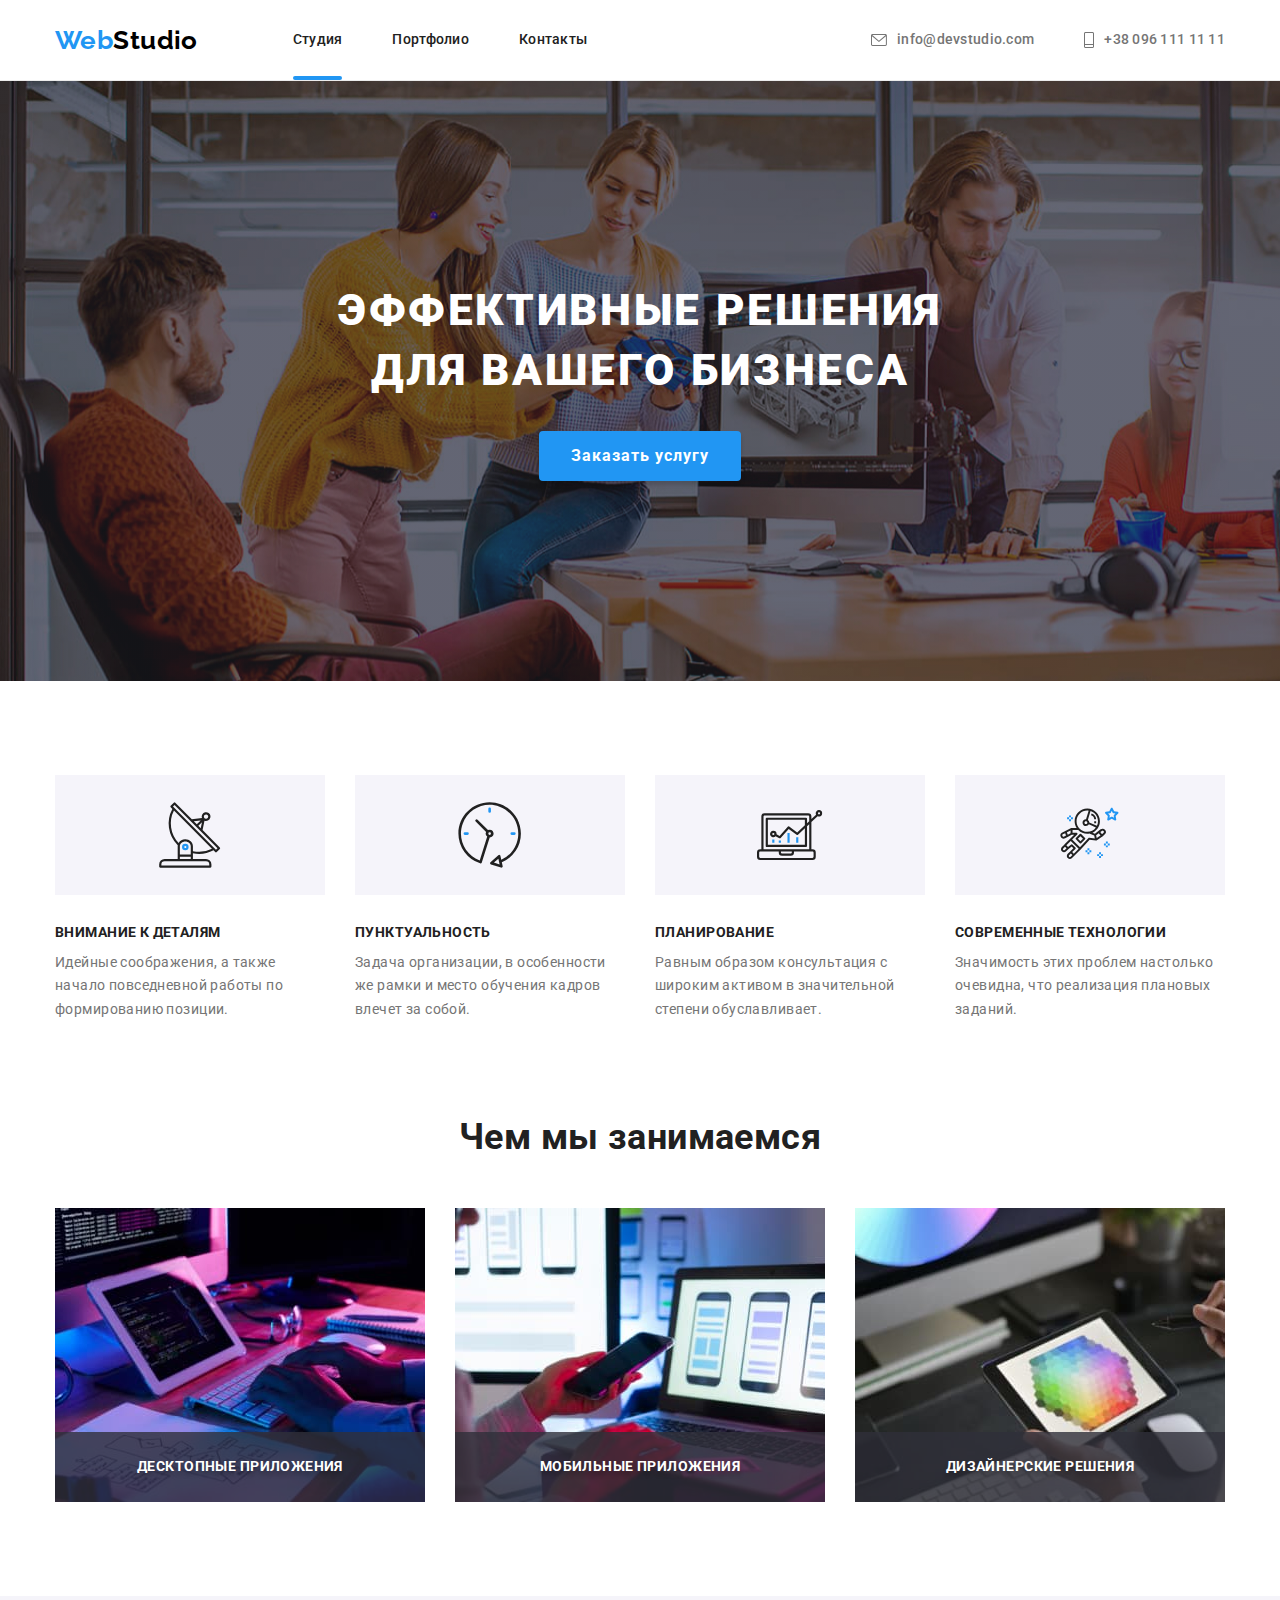
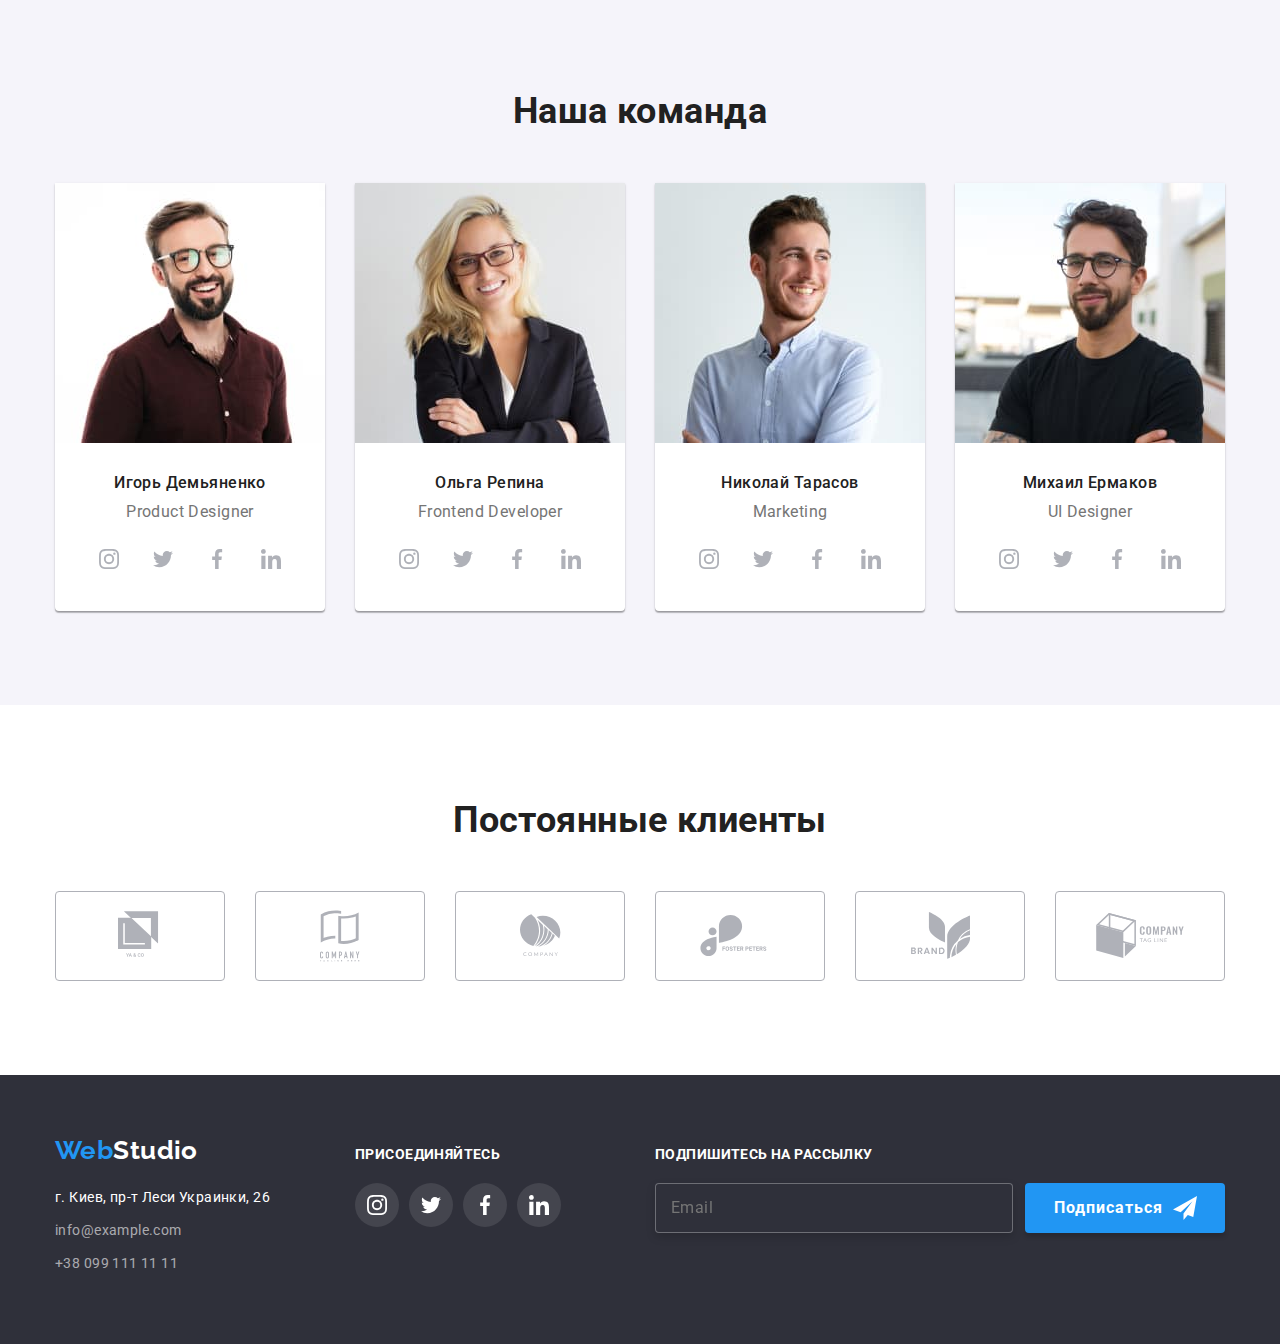
<file: index.html>
<!DOCTYPE html>
<html lang="ru">

<head>
  <meta charset="UTF-8">
  <meta http-equiv="X-UA-Compatible" content="IE=edge">
  <meta name="viewport" content="width=device-width, initial-scale=1.0">
  <title>WebStudio</title>
  <!-- fonts -->
  <link rel="preconnect" href="https://fonts.gstatic.com">
  <link href="https://fonts.googleapis.com/css2?family=Raleway:wght@700&family=Roboto:wght@400;500;700;900&display=swap" rel="stylesheet">
  <!-- normalize.css -->
  <link rel="stylesheet" href="https://cdnjs.cloudflare.com/ajax/libs/modern-normalize/0.2.0/modern-normalize.css">
  <!-- style css -->
  <link rel="stylesheet" href="./css/styles.css">
</head>

<body>
  <!-- header -->
  <header class="page-header">
    <!-- container -->
    <div class="container header-nav">
      <!-- nav -->
      <nav class="main-nav">
        <!-- logo -->
        <a class="logo link" href="./index.html">
          Web<span class="logo--dark">Studio</span>
        </a>
        <!-- site navigation -->
        <ul class="list nav-list">
          <li class="nav-item">
            <a class="link nav-link nav-link--active" href="./index.html">Студия</a>
          </li>
          <li class="nav-item">
            <a class="link nav-link" href="./portfolio.html">Портфолио</a>
          </li>
          <li class="nav-item">
            <a class="link nav-link" href="">Контакты</a>
          </li>
        </ul>
        <!-- /site navigation -->
      </nav>
      <!-- /nav -->
      <!-- contacts -->
      <ul class="list contacts-list">
        <li class="contacts-item">
          <a class="link contacts-link" href="mailto:info@devstudio.com">
            <svg class="icon contacts-icon" width="16" height="12">
              <use href="./images/icons/symbol-defs.svg#icon-mail"></use>
            </svg>
            info@devstudio.com
          </a>
        </li>
        <li class="contacts-item">
          <a class="link contacts-link" href="tel:+380961111111">
            <svg class="icon contacts-icon" width="10" height="16">
              <use href="./images/icons/symbol-defs.svg#icon-phone"></use>
            </svg>
            +38 096 111 11 11
          </a>
        </li>
      </ul>
      <!-- /contacts -->
    </div>
    <!-- /container -->
  </header>
  <!-- /header -->
  <!-- main -->
  <main>
    <!-- Hero Section -->
    <section class="hero">
      <div class="hero-content">
        <h1 class="hero-title">Эффективные решения для вашего бизнеса</h1>
        <button class="btn hero-btn" type="button" data-modal-open>Заказать услугу</button>
      </div>
    </section>
    <!-- /Hero Section -->
    <!-- Benefits Section -->
    <section class="section benefits">
      <div class="container">
        <!-- ! h2 should be hidden -->
        <h2 class="visually-hidden">Преимущества работы с нами</h2>
        <ul class="list benefits-list">
          <li class="benefits-item">
            <div class="benefits-icon-box">
              <svg class="icon" width="65.32" height="70">
                <use href="./images/icons/symbol-defs.svg#icon-benefits-antenna"></use>
              </svg>
            </div>
            <h3 class="benefits-title">Внимание к деталям</h3>
            <p>Идейные соображения, а также начало повседневной работы по формированию позиции.</p>
          </li>
          <li class="benefits-item">
            <div class="benefits-icon-box">
              <svg class="icon" width="65.32" height="70">
                <use href="./images/icons/symbol-defs.svg#icon-benefits-clock"></use>
              </svg>
            </div>
            <h3 class="benefits-title">Пунктуальность</h3>
            <p>Задача организации, в особенности же рамки и место обучения кадров влечет за собой.</p>
          </li>
          <li class="benefits-item">
            <div class="benefits-icon-box">
              <svg class="icon" width="65.32" height="70">
                <use href="./images/icons/symbol-defs.svg#icon-benefits-diagram"></use>
              </svg>
            </div>
            <h3 class="benefits-title">Планирование</h3>
            <p>Равным образом консультация с широким активом в значительной степени обуславливает.</p>
          </li>
          <li class="benefits-item">
            <div class="benefits-icon-box">
              <svg class="icon" width="65.32" height="70">
                <use href="./images/icons/symbol-defs.svg#icon-benefits-astronaut"></use>
              </svg>
            </div>
            <h3 class="benefits-title">Современные технологии</h3>
            <p>Значимость этих проблем настолько очевидна, что реализация плановых заданий.</p>
          </li>
        </ul>
      </div>
    </section>
    <!-- /Benefits Section -->
    <!-- Services Section -->
    <section class="section services">
      <div class="container">
        <h2 class="section-title ">Чем мы занимаемся</h2>
        <ul class="list services-list">
          <li class="services-item">
            <img src="./images/services/img-1.jpg" alt="Разработка эффектвных решений с нуля" width="370" height="294">
            <div class="img-label">
              <p>Десктопные приложения</p>
            </div>
          </li>
          <li class="services-item">
            <img src="./images/services/img-2.jpg" alt="Создание мобильных приложений" width="370" height="294">
            <div class="img-label">
              <p>Мобильные приложения</p>
            </div>
          </li>
          <li class="services-item">
            <img src="./images/services/img-3.jpg" alt="Современные стандарты проектирования" width="370" height="294">
            <div class="img-label">
              <p>Дизайнерские решения</p>
            </div>
          </li>
        </ul>
      </div>
    </section>
    <!-- /Services Section -->
    <!-- Team Section -->
    <section class="section team">
      <div class="container">
        <h2 class="section-title">Наша команда</h2>
        <ul class="team-list list">
          <li class="team-item">
            <img src="./images/team/team-1.jpg" alt="Игорь Демьяненко" width="270" height="260">
            <div class="teammate-info">
              <h3 class="teammate-name">Игорь Демьяненко</h3>
              <p class="teammate-position" lang="en">Product Designer</p>
              <ul class="list social-icons">
                <li class="social-icons-item">
                  <a href="" class="link social-icons-link">
                    <svg class="social-icon" width="20" height="20" aria-label="Instagram button">
                      <use href="./images/icons/symbol-defs.svg#icon-socials-instagram"></use>
                    </svg>
                  </a>
                </li>
                <li class="social-icons-item">
                  <a href="" class="link social-icons-link">
                    <svg class="social-icon" width="20" height="20" aria-label="Twitter Button">
                      <use href="./images/icons/symbol-defs.svg#icon-socials-twitter"></use>
                    </svg>
                  </a>
                </li>
                <li class="social-icons-item">
                  <a href="" class="link social-icons-link">
                    <svg class="social-icon" width="20" height="20" aria-label="Facebook Button">
                      <use href="./images/icons/symbol-defs.svg#icon-socials-facebook"></use>
                    </svg>
                  </a>
                </li>
                <li class="social-icons-item">
                  <a href="" class="link social-icons-link">
                    <svg class="social-icon" width="20" height="20" aria-label="LinkedIn Button">
                      <use href="./images/icons/symbol-defs.svg#icon-socials-linkedin"></use>
                    </svg>
                  </a>
                </li>
              </ul>
            </div>
          </li>
          <li class="team-item">
            <img src="./images/team/team-2.jpg" alt="Ольга Репина" width="270" height="260">
            <div class="teammate-info">
              <h3 class="teammate-name"> Ольга Репина</h3>
              <p class="teammate-position" lang="en">Frontend Developer</p>
              <ul class="list social-icons">
                <li class="social-icons-item">
                  <a href="" class="link social-icons-link">
                    <svg class="social-icon" width="20" height="20" aria-label="Instagram button">
                      <use href="./images/icons/symbol-defs.svg#icon-socials-instagram"></use>
                    </svg>
                  </a>
                </li>
                <li class="social-icons-item">
                  <a href="" class="link social-icons-link">
                    <svg class="social-icon" width="20" height="20" aria-label="Twitter Button">
                      <use href="./images/icons/symbol-defs.svg#icon-socials-twitter"></use>
                    </svg>
                  </a>
                </li>
                <li class="social-icons-item">
                  <a href="" class="link social-icons-link">
                    <svg class="social-icon" width="20" height="20" aria-label="Facebook Button">
                      <use href="./images/icons/symbol-defs.svg#icon-socials-facebook"></use>
                    </svg>
                  </a>
                </li>
                <li class="social-icons-item">
                  <a href="" class="link social-icons-link">
                    <svg class="social-icon" width="20" height="20" aria-label="LinkedIn Button">
                      <use href="./images/icons/symbol-defs.svg#icon-socials-linkedin"></use>
                    </svg>
                  </a>
                </li>
              </ul>
            </div>
          </li>
          <li class="team-item">
            <img src="./images/team/team-3.jpg" alt="Николай Тарасов" width="270" height="260">
            <div class="teammate-info">
              <h3 class="teammate-name">Николай Тарасов</h3>
              <p class="teammate-position" lang="en">Marketing</p>
              <ul class="list social-icons">
                <li class="social-icons-item">
                  <a href="" class="link social-icons-link">
                    <svg class="social-icon" width="20" height="20" aria-label="Instagram Button">
                      <use href="./images/icons/symbol-defs.svg#icon-socials-instagram"></use>
                    </svg>
                  </a>
                </li>
                <li class="social-icons-item">
                  <a href="" class="link social-icons-link">
                    <svg class="social-icon" width="20" height="20" aria-label="Twitter Button">
                      <use href="./images/icons/symbol-defs.svg#icon-socials-twitter"></use>
                    </svg>
                  </a>
                </li>
                <li class="social-icons-item">
                  <a href="" class="link social-icons-link">
                    <svg class="social-icon" width="20" height="20" aria-label="Facebook Button">
                      <use href="./images/icons/symbol-defs.svg#icon-socials-facebook"></use>
                    </svg>
                  </a>
                </li>
                <li class="social-icons-item">
                  <a href="" class="link social-icons-link">
                    <svg class="social-icon" width="20" height="20" aria-label="LinkedIn Button">
                      <use href="./images/icons/symbol-defs.svg#icon-socials-linkedin"></use>
                    </svg>
                  </a>
                </li>
              </ul>
            </div>
          </li>
          <li class="team-item">
            <img src="./images/team/team-4.jpg" alt="Михаил Ермаков" width="270" height="260">
            <div class="teammate-info">
              <h3 class="teammate-name">Михаил Ермаков</h3>
              <p class="teammate-position" lang="en">UI Designer</p>
              <ul class="list social-icons">
                <li class="social-icons-item">
                  <a href="" class="link social-icons-link">
                    <svg class="social-icon" width="20" height="20" aria-label="Instagram Button">
                      <use href="./images/icons/symbol-defs.svg#icon-socials-instagram"></use>
                    </svg>
                  </a>
                </li>
                <li class="social-icons-item">
                  <a href="" class="link social-icons-link">
                    <svg class="social-icon" width="20" height="20" aria-label="Twitter Button">
                      <use href="./images/icons/symbol-defs.svg#icon-socials-twitter"></use>
                    </svg>
                  </a>
                </li>
                <li class="social-icons-item">
                  <a href="" class="link social-icons-link">
                    <svg class="social-icon" width="20" height="20" aria-label="Facebook Button">
                      <use href="./images/icons/symbol-defs.svg#icon-socials-facebook"></use>
                    </svg>
                  </a>
                </li>
                <li class="social-icons-item">
                  <a href="" class="link social-icons-link">
                    <svg class="social-icon" width="20" height="20" aria-label="LinkedIn Button">
                      <use href="./images/icons/symbol-defs.svg#icon-socials-linkedin"></use>
                    </svg>
                  </a>
                </li>
              </ul>
            </div>
          </li>
        </ul>
      </div>
    </section>
    <!-- /Team Section -->
    <!-- Clients Section -->
    <section class="section clients">
      <div class="container">
        <h2 class="section-title">Постоянные клиенты</h2>
        <ul class="list clients-list">
          <li class="clients-item">
            <a href="" class="link clients-link">
              <svg class="clients-icon" width="44.27" height="49.23">
                <use href="./images/icons/symbol-defs.svg#icon-clients-logo-1"></use>
              </svg>
            </a>
          </li>
          <li class="clients-item">
            <a href="" class="link clients-link">
              <svg class="clients-icon" width="40" height="52">
                <use href="./images/icons/symbol-defs.svg#icon-clients-logo-2"></use>
              </svg>
            </a>
          </li>
          <li class="clients-item">
            <a href="" class="link clients-link">
              <svg class="clients-icon" width="41" height="42.6">
                <use href="./images/icons/symbol-defs.svg#icon-clients-logo-3"></use>
              </svg>
            </a>
          </li>
          <li class="clients-item">
            <a href="" class="link clients-link">
              <svg class="clients-icon" width="79.66" height="42.02">
                <use href="./images/icons/symbol-defs.svg#icon-clients-logo-4"></use>
              </svg>
            </a>
          </li>
          <li class="clients-item">
            <a href="" class="link clients-link">
              <svg class="clients-icon" width="59" height="47">
                <use href="./images/icons/symbol-defs.svg#icon-clients-logo-5"></use>
              </svg>
            </a>
          </li>
          <li class="clients-item">
            <a href="" class="link clients-link">
              <svg class="clients-icon" width="88.48" height="45.44">
                <use href="./images/icons/symbol-defs.svg#icon-clients-logo-6"></use>
              </svg>
            </a>
          </li>
        </ul>
      </div>
    </section>
    <!-- /Clients Section -->
  </main>
  <!-- footer-->
  <footer class="page-footer">
    <div class="container footer-container">
      <!-- company address -->
      <div class="company-address">
        <!-- company logo. In Header & Footer is the same-->
        <a class="logo link" href="./index.html">
          Web<span class="logo--light">Studio</span>
        </a>
        <address>
          <ul class="list address-list">
            <li class="address-item">
              <a class="link location" href=" https://goo.gl/maps/Z7eTmiZsE94p95589" target="_blank" rel="noreferrer noopener">г. Киев, пр-т Леси Украинки, 26</a>
            </li>
            <li class="address-item">
              <a class="link email" href="mailto:info@example.com">info@example.com</a>
            </li>
            <li class="address-item">
              <a class="link tel" href="tel:+380991111111">+38 099 111 11 11</a>
            </li>
          </ul>
        </address>
      </div>
      <!-- social list -->
      <div class="footer-socials">
        <b class="footer-title">Присоединяйтесь</b>
        <ul class="list social-icons">
          <li class="social-icons-item">
            <a href="" class="link social-icons-link footer-social-icons-link">
              <svg class="footer-social-icon" width="20" height="20">
                <use href="./images/icons/symbol-defs.svg#icon-socials-instagram"></use>
              </svg>
            </a>
          </li>
          <li class="social-icons-item">
            <a href="" class="link social-icons-link footer-social-icons-link">
              <svg class="footer-social-icon" width="20" height="20">
                <use href="./images/icons/symbol-defs.svg#icon-socials-twitter"></use>
              </svg>
            </a>
          </li>
          <li class="social-icons-item">
            <a href="" class="link social-icons-link footer-social-icons-link">
              <svg class="footer-social-icon" width="20" height="20">
                <use href="./images/icons/symbol-defs.svg#icon-socials-facebook"></use>
              </svg>
            </a>
          </li>
          <li class="social-icons-item">
            <a href="" class="link social-icons-link footer-social-icons-link">
              <svg class="footer-social-icon" width="20" height="20">
                <use href="./images/icons/symbol-defs.svg#icon-socials-linkedin"></use>
              </svg>
            </a>
          </li>
        </ul>
      </div>
      <!-- subscription-form -->
      <div class="subscription">
        <b class="footer-title">Подпишитесь на рассылку</b>
        <form class="subscription-form">
          <label>
            <input class="email-input" type="email" name="email" placeholder="Email">
          </label>
          <button class="btn email-btn" type="submit">
            <span class="email-btn-name">Подписаться</span>
            <svg class="email-btn-icon" width="24" height="24">
              <use href="./images/icons/symbol-defs.svg#icon-send"></use>
            </svg>
          </button>
        </form>
      </div>
    </div>
  </footer>
  <!-- /footer -->
  <!-- modal -->
  <div class="backdrop is-hidden" data-modal>
    <div class="modal">
      <button class="modal-close" data-modal-close>
        <svg class="icon" width="11" height="11" aria-label="Закрыть окно">
          <use href="./images/icons/symbol-defs.svg#icon-close"></use>
        </svg>
      </button>
      <h2 class="form-title">Оставьте свои данные, мы вам перезвоним</h2>
      <form class="modal-form">
        <label class="form-field">
          <span class="form-label">Имя</span>
          <input class="form-input" type="text" name="name" placeholder=" ">
          <svg class="form-icon" width="12" height="12">
            <use href="./images/icons/symbol-defs.svg#icon-name"></use>
          </svg>
        </label>
        <label class="form-field">
          <span class="form-label">Телефон</span>
          <input class="form-input" type="tel" name="tel" placeholder=" ">
          <svg class="form-icon" width="13" height="13">
            <use href="./images/icons/symbol-defs.svg#icon-tel"></use>
          </svg>
        </label>
        <label class="form-field">
          <span class="form-label">Почта</span>
          <input class="form-input" type="mail" name="mail" placeholder=" ">
          <svg class="form-icon" width="15" height="12">
            <use href="./images/icons/symbol-defs.svg#icon-mail"></use>
          </svg>
        </label>
        <label class="form-field">
          <span class="form-label">Комментарий</span>
          <textarea class="comment" name="comment" rows="5" placeholder="Введите текст"></textarea>
        </label>
        <label class="policy">
          <input class="policy-checkbox" type="checkbox" name="policy" value="agreed">
          <svg class="custom-checkbox" width="16" height="15">
            <use href="./images/icons/symbol-defs.svg#icon-custom-checkbox"></use>
          </svg>
          <span class="policy-text">
            Соглашаюсь с рассылкой и принимаю
            <a href="#" class="policy-link">Условия договора</a>
          </span>
        </label>
        <button class="btn form-button" type="submit">Отправить</button>
      </form>
    </div>
  </div>
  <!-- /modal -->
  <script src="./js/modal.js"></script>
</body>

</html>
</file>
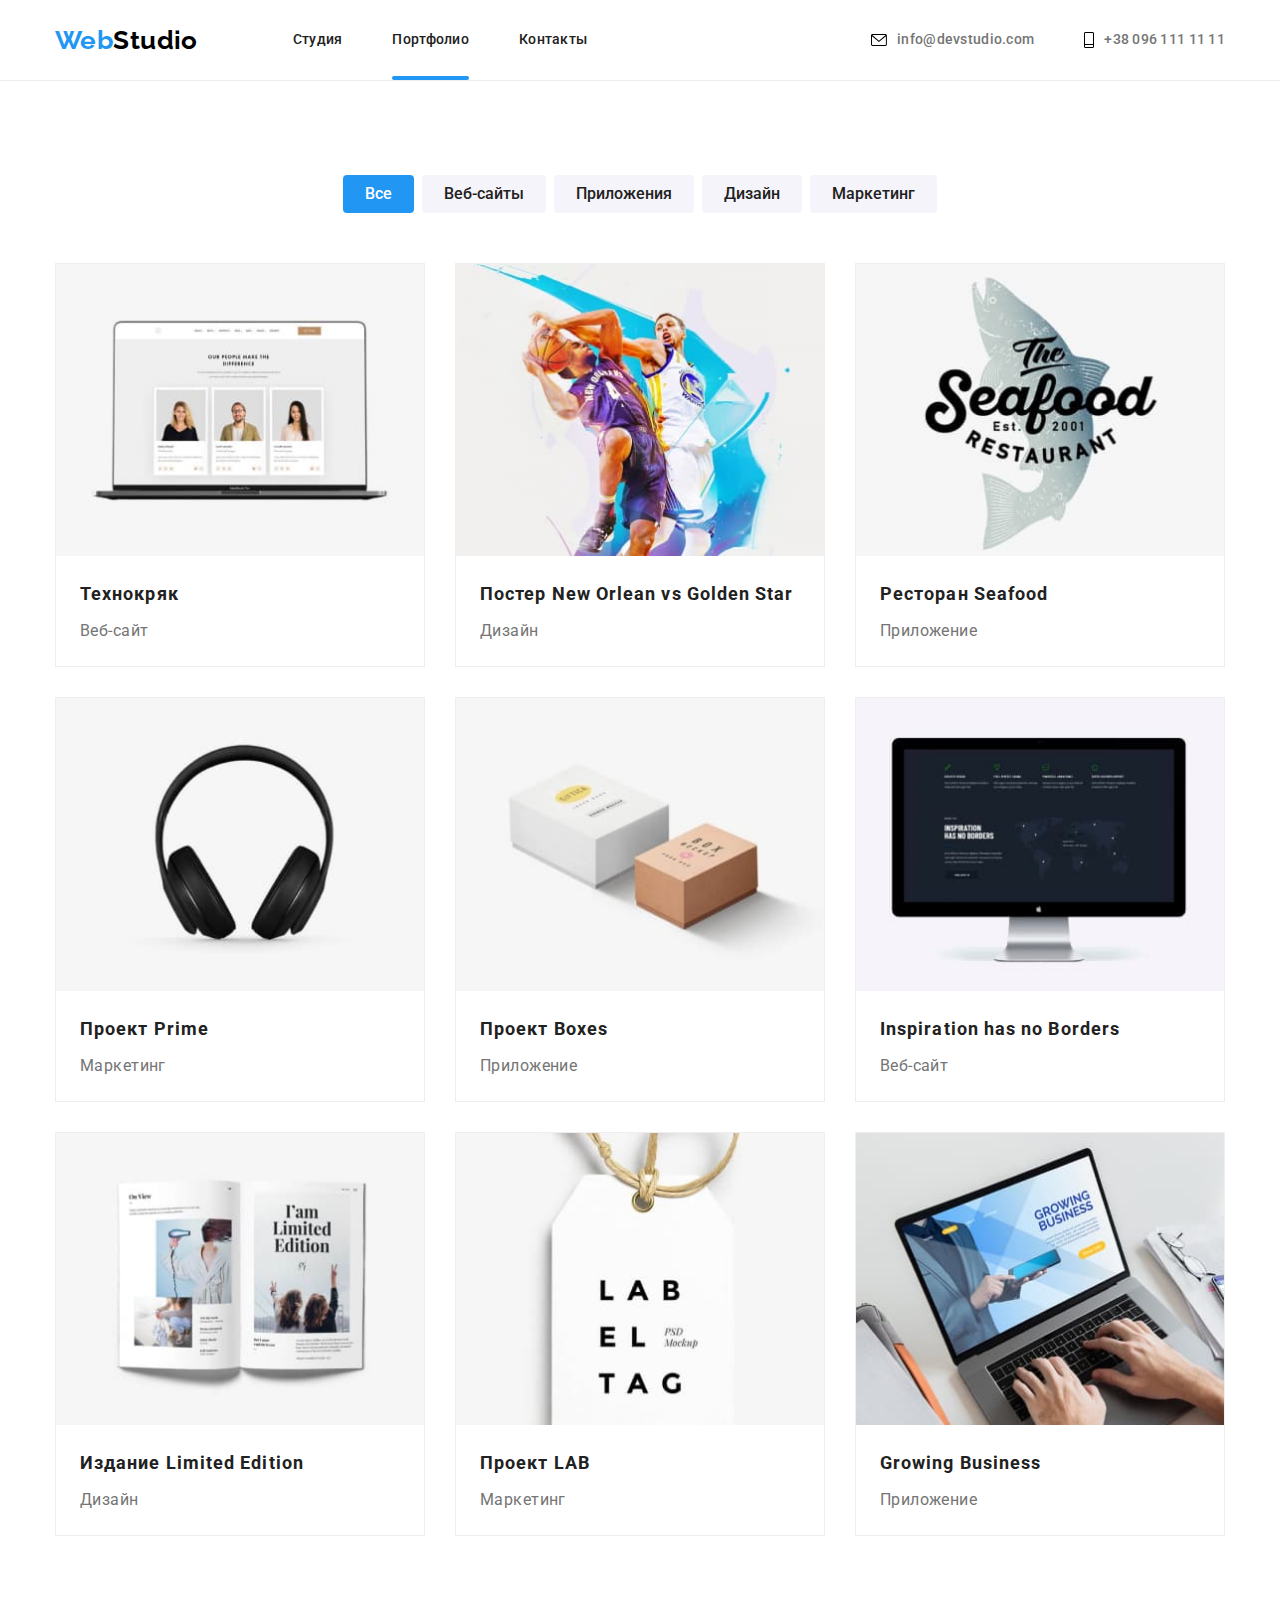
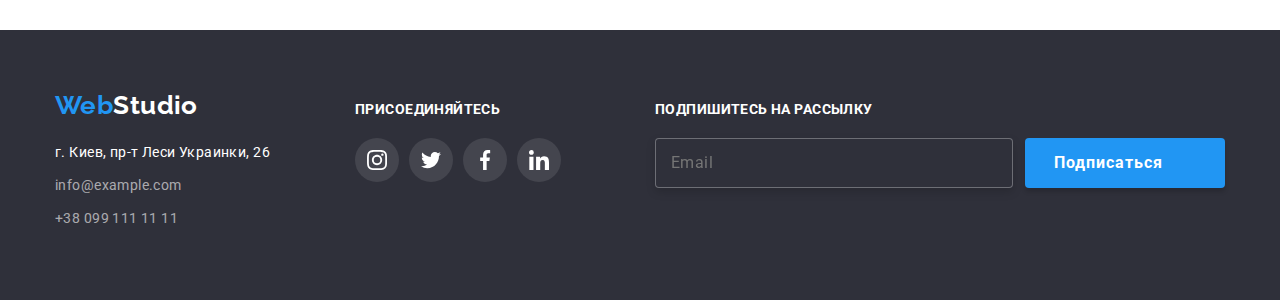
<file: portfolio.html>
<!DOCTYPE html>
<html lang="ru">

<head>
  <meta charset="UTF-8">
  <meta http-equiv="X-UA-Compatible" content="IE=edge">
  <meta name="viewport" content="width=device-width, initial-scale=1.0">
  <title>WebStudio Portfolio</title>
  <!-- fonts -->
  <link rel="preconnect" href="https://fonts.gstatic.com">
  <link href="https://fonts.googleapis.com/css2?family=Raleway:wght@700&family=Roboto:wght@400;500;700;900&display=swap" rel="stylesheet">
  <!-- normalize.css -->
  <link rel="stylesheet" href="https://cdnjs.cloudflare.com/ajax/libs/modern-normalize/0.2.0/modern-normalize.css">
  <!-- style css -->
  <link rel="stylesheet" href="./css/styles.css">
</head>

<body>
  <!-- header -->
  <header class="page-header">
    <!-- container -->
    <div class="container header-nav">
      <!-- nav -->
      <nav class="main-nav">
        <!-- logo -->
        <a class="logo link" href="./index.html">
          Web<span class="logo--dark">Studio</span>
        </a>
        <!-- site navigation -->
        <ul class="list nav-list">
          <li class="nav-item">
            <a class="link nav-link" href="./index.html">Студия</a>
          </li>
          <li class="nav-item">
            <a class="link nav-link nav-link--active" href="./portfolio.html">Портфолио</a>
          </li>
          <li class="nav-item">
            <a class="link nav-link" href="">Контакты</a>
          </li>
        </ul>
        <!-- /site navigation -->
      </nav>
      <!-- /nav -->
      <!-- contacts -->
      <ul class="list contacts-list">
        <li class="contacts-item">
          <a class="link contacts-link" href="mailto:info@devstudio.com">
            <svg class="icon" width="16" height="12">
              <use href="./images/icons/symbol-defs.svg#icon-mail"></use>
            </svg>
            info@devstudio.com
          </a>
        </li>
        <li class="contacts-item">
          <a class="link contacts-link" href="tel:+380961111111">
            <svg class="icon" width="10" height="16">
              <use href="./images/icons/symbol-defs.svg#icon-phone"></use>
            </svg>
            +38 096 111 11 11
          </a>
        </li>
      </ul>
      <!-- /contacts -->
    </div>
    <!-- /container -->
  </header>
  <!-- /header -->
  <!-- main -->
  <main>
    <section class="section">
      <div class="container">
        <!-- !h1 should be hidden -->
        <h1 class="visually-hidden">Портфолио</h1>
        <!-- filter -->
        <ul class="list filter-list">
          <li class="filter-item"><button class="filter-btn filter-btn--active" type="button">Все</button></li>
          <li class="filter-item"><button class="filter-btn" type="button">Веб-сайты</button></li>
          <li class="filter-item"><button class="filter-btn" type="button">Приложения</button></li>
          <li class="filter-item"><button class="filter-btn" type="button">Дизайн</button></li>
          <li class="filter-item"><button class="filter-btn" type="button">Маркетинг</button></li>
        </ul>
        <!-- /filter -->
        <!-- gallery -->
        <ul class="list gallery-list">
          <li class="gallery-item">
            <a class="link gallery-item-link" href="">
              <div class="gallery-img-wrap">
                <img src="./images/portfolio/img-1.jpg" width="370" height="294" alt="Веб-сайт Технокряк">
                <div class="gallery-img-overlay">
                  <p>Технокряк это современная площадка распространения коронавируса. Компании используют эту платформу для цифрового шпионажа и атак на защищённые сервера конкурентов.</p>
                </div>
              </div>
              <div class="gallery-item-meta">
                <h2 class="gallery-item-title">Технокряк</h2>
                <p class="gallery-item-type">Веб-сайт</p>
              </div>
            </a>
          </li>
          <li class="gallery-item">
            <a class="link gallery-item-link" href="">
              <div class="gallery-img-wrap">
                <img src="./images/portfolio/img-2.jpg" width="370" height="294" alt="Баскетбольный постер">
                <div class="gallery-img-overlay">
                  <p>Технокряк это современная площадка распространения коронавируса. Компании используют эту платформу для цифрового шпионажа и атак на защищённые сервера конкурентов.</p>
                </div>
              </div>
              <div class="gallery-item-meta">
                <h2 class="gallery-item-title">Постер New Orlean vs Golden Star</h2>
                <p class="gallery-item-type">Дизайн</p>
              </div>
            </a>
          </li>
          <li class="gallery-item">
            <a class="link gallery-item-link" href="">
              <div class="gallery-img-wrap">
                <img src="./images/portfolio/img-3.jpg" width="370" height="294" alt="Символ ресторана">
                <div class="gallery-img-overlay">
                  <p>Технокряк это современная площадка распространения коронавируса. Компании используют эту платформу для цифрового шпионажа и атак на защищённые сервера конкурентов.</p>
                </div>
              </div>
              <div class="gallery-item-meta">
                <h2 class="gallery-item-title">Ресторан Seafood</h2>
                <p class="gallery-item-type">Приложение</p>
              </div>
            </a>
          </li>
          <li class="gallery-item">
            <a class="link gallery-item-link" href="">
              <div class="gallery-img-wrap">
                <img src="./images/portfolio/img-4.jpg" width="370" height="294" alt="Наушники">
                <div class="gallery-img-overlay">
                  <p>Технокряк это современная площадка распространения коронавируса. Компании используют эту платформу для цифрового шпионажа и атак на защищённые сервера конкурентов.</p>
                </div>
              </div>
              <div class="gallery-item-meta">
                <h2 class="gallery-item-title">Проект Prime</h2>
                <p class="gallery-item-type">Маркетинг</p>
              </div>
            </a>
          </li>
          <li class="gallery-item">
            <a class="link gallery-item-link" href="">
              <div class="gallery-img-wrap">
                <img src="./images/portfolio/img-5.jpg" width="370" height="294" alt="Коробки">
                <div class="gallery-img-overlay">
                  <p>Технокряк это современная площадка распространения коронавируса. Компании используют эту платформу для цифрового шпионажа и атак на защищённые сервера конкурентов.</p>
                </div>
              </div>
              <div class="gallery-item-meta">
                <h2 class="gallery-item-title">Проект Boxes</h2>
                <p class="gallery-item-type">Приложение</p>
              </div>
            </a>
          </li>
          <li class="gallery-item">
            <a class="link gallery-item-link" href="">
              <div class="gallery-img-wrap">
                <img src="./images/portfolio/img-6.jpg" width="370" height="294" alt="Макет веб-сайта на экране">
                <div class="gallery-img-overlay">
                  <p>Технокряк это современная площадка распространения коронавируса. Компании используют эту платформу для цифрового шпионажа и атак на защищённые сервера конкурентов.</p>
                </div>
              </div>
              <div class="gallery-item-meta">
                <h2 class="gallery-item-title" lang="en">Inspiration has no Borders</h2>
                <p class="gallery-item-type">Веб-сайт</p>
              </div>
            </a>
          </li>
          <li class="gallery-item">
            <a class="link gallery-item-link" href="">
              <div class="gallery-img-wrap">
                <img src="./images/portfolio/img-7.jpg" width="370" height="294" alt="Журнал">
                <div class="gallery-img-overlay">
                  <p>Технокряк это современная площадка распространения коронавируса. Компании используют эту платформу для цифрового шпионажа и атак на защищённые сервера конкурентов.</p>
                </div>
              </div>
              <div class="gallery-item-meta">
                <h2 class="gallery-item-title">Издание Limited Edition</h2>
                <p class="gallery-item-type">Дизайн</p>
              </div>
            </a>
          </li>
          <li class="gallery-item">
            <a class="link gallery-item-link" href="">
              <div class="gallery-img-wrap">
                <img src="./images/portfolio/img-8.jpg" width="370" height="294" alt="Бирка">
                <div class="gallery-img-overlay">
                  <p>Технокряк это современная площадка распространения коронавируса. Компании используют эту платформу для цифрового шпионажа и атак на защищённые сервера конкурентов.</p>
                </div>
              </div>
              <div class="gallery-item-meta">
                <h2 class="gallery-item-title">Проект LAB</h2>
                <p class="gallery-item-type">Маркетинг</p>
              </div>
            </a>
          </li>
          <li class="gallery-item">
            <a class="link gallery-item-link" href="">
              <div class="gallery-img-wrap">
                <img src="./images/portfolio/img-9.jpg" width="370" height="294" alt="Ноутбук с открытым сайтом Growing Business">
                <div class="gallery-img-overlay">
                  <p>Технокряк это современная площадка распространения коронавируса. Компании используют эту платформу для цифрового шпионажа и атак на защищённые сервера конкурентов.</p>
                </div>
              </div>
              <div class="gallery-item-meta">
                <h2 class="gallery-item-title">Growing Business</h2>
                <p class="gallery-item-type">Приложение</p>
                <!-- <p class="portfolio-item__desc">Технокряк это современная площадка распространения коронавируса. Компании используют эту платформу для цифрового шпионажа и атак на защищённые сервера конкурентов.</p> -->
              </div>
            </a>
          </li>
        </ul>
        <!-- /gallery -->
      </div>
    </section>
  </main>
  <!-- /main -->
  <!-- footer-->
  <footer class="page-footer">
    <div class="container footer-container">
      <!-- company address -->
      <div class="company-address">
        <!-- company logo. In Header & Footer is the same-->
        <a class="logo link" href="./index.html">
          Web<span class="logo--light">Studio</span>
        </a>
        <address>
          <ul class="list address-list">
            <li class="address-item">
              <a class="link location" href=" https://goo.gl/maps/Z7eTmiZsE94p95589" target="_blank" rel="noreferrer noopener">г. Киев, пр-т Леси Украинки, 26</a>
            </li>
            <li class="address-item">
              <a class="link email" href="mailto:info@example.com">info@example.com</a>
            </li>
            <li class="address-item">
              <a class="link tel" href="tel:+380991111111">+38 099 111 11 11</a>
            </li>
          </ul>
        </address>
      </div>
      <!-- social list -->
      <div class="footer-socials">
        <b class="footer-title">Присоединяйтесь</b>
        <ul class="list social-icons">
          <li class="social-icons-item">
            <a href="" class="link social-icons-link footer-social-icons-link">
              <svg class="footer-social-icon" width="20" height="20">
                <use href="./images/icons/symbol-defs.svg#icon-socials-instagram"></use>
              </svg>
            </a>
          </li>
          <li class="social-icons-item">
            <a href="" class="link social-icons-link footer-social-icons-link">
              <svg class="footer-social-icon" width="20" height="20">
                <use href="./images/icons/symbol-defs.svg#icon-socials-twitter"></use>
              </svg>
            </a>
          </li>
          <li class="social-icons-item">
            <a href="" class="link social-icons-link footer-social-icons-link">
              <svg class="footer-social-icon" width="20" height="20">
                <use href="./images/icons/symbol-defs.svg#icon-socials-facebook"></use>
              </svg>
            </a>
          </li>
          <li class="social-icons-item">
            <a href="" class="link social-icons-link footer-social-icons-link">
              <svg class="footer-social-icon" width="20" height="20">
                <use href="./images/icons/symbol-defs.svg#icon-socials-linkedin"></use>
              </svg>
            </a>
          </li>
        </ul>
      </div>
      <!-- subscription-form -->
      <div class="subscription">
        <b class="footer-title">Подпишитесь на рассылку</b>
        <form class="subscription-form">
          <input class="email-input" type="email" name="email" placeholder="Email">
          <button class="btn email-btn" type="submit">
            <span class="email-btn-name">Подписаться</span>
          </button>
        </form>
      </div>
    </div>
  </footer>
  <!-- /footer -->
</body>

</html>
</file>
<file: css/styles.css>
/* Variables */
:root {
  --main-text-color: #757575;
  --title-text-color: #212121;
  --dark-bg-text-color: #ffffff;
  --address-text-color: rgba(255, 255, 255, 0.6);
  --light-bg-text-color: #000000;
  --social-icons-text-color: #afb1b8;
  --social-icons-bg-color: rgba(255, 255, 255, 0.1);
  --accent-color: #2196f3;
  --main-bg-color: #ffffff;
  --secondary-bg-color: #f5f4fa;
  --dark-bg-color: #2f303a;
}

/* Utility Classes */

body {
  font-family: "Roboto", sans-serif;
  font-size: 14px;
  line-height: 1.71;
  letter-spacing: 0.03em;
  color: var(--main-text-color);
  background-color: var(--main-bg-color);
}

h1,
h2,
h3,
p {
  margin-top: 0;
  margin-bottom: 0;
}

img {
  display: block;
  height: auto;
  max-width: 100%;
}

.list {
  list-style: none;
  margin: 0;
  padding-left: 0;
}

.link {
  text-decoration: none;
  color: inherit;
}

.visually-hidden {
  position: absolute !important;
  clip: rect(1px 1px 1px 1px);
  clip: rect(1px, 1px, 1px, 1px);
  padding: 0 !important;
  border: 0 !important;
  height: 1px !important;
  width: 1px !important;
  overflow: hidden;
}

.container {
  margin-right: auto;
  margin-left: auto;
  padding-right: 15px;
  padding-left: 15px;
  width: 1200px;
  /* outline: 1px solid teal; */
}

.section {
  padding-top: 94px;
  padding-bottom: 94px;
}

.section-title {
  margin-bottom: 50px;
  font-weight: 700;
  font-size: 36px;
  line-height: 1.17;
  text-align: center;
  color: var(--title-text-color);
}

.btn {
  border: none;
  border-radius: 4px;
  box-shadow: 0px 4px 4px rgba(0, 0, 0, 0.15);
  font-weight: 700;
  font-size: 16px;
  line-height: 1.87;
  letter-spacing: 0.06em;
  color: var(--dark-bg-text-color);
  background-color: var(--accent-color);
  cursor: pointer;
}

/* Specific CSS Rulesets */

/* logo */

.logo {
  font-family: "Raleway", sans-serif;
  font-weight: 700;
  font-size: 26px;
  line-height: 1.19;
  color: var(--accent-color);
}

.logo--dark {
  color: var(--light-bg-text-color);
}

.logo--light {
  color: var(--dark-bg-text-color);
}

/* nav */
.page-header {
  border-bottom: 1px solid #ececec;
}

.header-nav {
  display: flex;
}

.main-nav {
  display: flex;
  align-items: center;
}

.nav-list {
  display: flex;
  margin-left: 95px;
}

.contacts-list {
  display: flex;
  margin-left: auto;
}

.nav-item:not(:last-child),
.contacts-item:not(:last-child) {
  margin-right: 50px;
}

.nav-link,
.contacts-link {
  display: flex;
  align-items: center;
  padding-top: 32px;
  padding-bottom: 32px;
  font-weight: 500;
  line-height: 1.14;
  letter-spacing: 0.02em;
  transition: color 250ms cubic-bezier(0.4, 0, 0.2, 1);
}

.nav-link {
  color: var(--title-text-color);
}

.contacts-link:hover,
.contacts-link:focus,
.nav-link:hover,
.nav-link:focus {
  color: var(--accent-color);
}

.nav-link--active {
  position: relative;
}

.nav-link--active::after {
  content: "";
  position: absolute;
  left: 0;
  bottom: 0;
  border-radius: 2px;
  width: 100%;
  height: 4px;
  background-color: var(--accent-color);
}

.contacts-link .icon {
  margin-right: 10px;
  transition: fill 250ms cubic-bezier(0.4, 0, 0.2, 1);
}

.contacts-link:hover .icon,
.contacts-link:focus .icon {
  fill: var(--accent-color);
}

.contacts-icon {
  fill: currentColor;
}
/* hero section */

.hero {
  margin-right: auto;
  margin-left: auto;
  padding-top: 200px;
  padding-bottom: 200px;
  max-width: 1600px;
  background-image: linear-gradient(
      to right,
      rgba(47, 48, 58, 0.4),
      rgba(47, 48, 58, 0.4)
    ),
    url("../images/hero/hero.jpg");
  background-color: var(--dark-bg-color);
}

.hero-content {
  margin-right: auto;
  margin-left: auto;
  max-width: 696px;
  text-align: center;
}

.hero-title {
  margin-bottom: 30px;
  font-weight: 900;
  font-size: 44px;
  line-height: 1.36;
  letter-spacing: 0.06em;
  text-align: center;
  text-transform: uppercase;
  color: var(--dark-bg-text-color);
}

.hero-btn {
  padding: 10px 32px;
}

/* benefits */

.benefits-list {
  display: flex;
  margin-left: -30px;
}

.benefits-item {
  flex-basis: calc((100% - 4 * 30px) / 4);
  margin-left: 30px;
}

.benefits-icon-box {
  display: flex;
  align-items: center;
  justify-content: center;
  margin-bottom: 30px;
  width: 270px;
  height: 120px;
  background-color: var(--secondary-bg-color);
}

.benefits-title {
  margin-bottom: 10px;
  font-weight: 700;
  font-size: 14px;
  line-height: 1.14;
  text-transform: uppercase;
  color: var(--title-text-color);
}

/* services */

.services {
  padding-top: 0;
}

.services-list {
  display: flex;
  justify-content: space-between;
}

.services-item {
  position: relative;
}

.img-label {
  position: absolute;
  bottom: 0;
  padding-top: 27px;
  padding-bottom: 27px;
  width: 100%;
  font-weight: 700;
  line-height: 1.14;
  letter-spacing: 0.03em;
  text-align: center;
  text-shadow: 0px 4px 4px rgba(0, 0, 0, 0.25);
  text-transform: uppercase;
  color: var(--dark-bg-text-color);
  background: rgba(47, 48, 58, 0.8);
}
/* team section */

.team {
  background-color: var(--secondary-bg-color);
}

.team-list {
  display: flex;
  margin-left: -30px;
}

.team-item {
  flex-basis: calc((100% - 4 * 30px) / 4);
  margin-left: 30px;
  border-radius: 0px 0px 4px 4px;
  box-shadow: 0px 1px 3px rgba(0, 0, 0, 0.12), 0px 1px 1px rgba(0, 0, 0, 0.14),
    0px 2px 1px rgba(0, 0, 0, 0.2);
  text-align: center;
  background-color: var(--main-bg-color);
}

.teammate-info {
  padding: 30px 0;
}

.teammate-name {
  margin-bottom: 10px;
  font-weight: 500;
  font-size: 16px;
  line-height: 1.19;
  color: var(--title-text-color);
}

.teammate-position {
  margin-bottom: 16px;
  font-size: 16px;
  line-height: 1.19;
}

.social-icons {
  display: inline-flex;
}

.social-icons-item {
  width: 44px;
  height: 44px;
}

.social-icons-item:not(:last-child) {
  margin-right: 10px;
}

.social-icons-link {
  display: flex;
  align-items: center;
  justify-content: center;
  border-radius: 50%;
  width: 100%;
  height: 100%;
  transform: rotate(turn) scale(1);
  transition: background-color 250ms cubic-bezier(0.4, 0, 0.2, 1),
    transform 250ms cubic-bezier(0.4, 0, 0.2, 1);
}

.social-icon {
  fill: var(--social-icons-text-color);
  transition: fill 250ms cubic-bezier(0.4, 0, 0.2, 1);
}

.social-icons-link:hover,
.social-icons-link:focus {
  background-color: var(--accent-color);
  transform: rotate(0.999turn) scale(1.1);
}

.social-icons-link:hover .social-icon,
.social-icons-link:focus .social-icon {
  fill: var(--dark-bg-text-color);
}

/* clients */

.clients-list {
  display: flex;
}

.clients-item {
  width: 170px;
  height: 90px;
}

.clients-item:not(:last-child) {
  margin-right: 30px;
}

.clients-link {
  display: flex;
  align-items: center;
  justify-content: center;
  border: 1px solid var(--social-icons-text-color);
  border-radius: 4px;
  width: 100%;
  height: 100%;
  transition: border-color 250ms cubic-bezier(0.4, 0, 0.2, 1);
}

.clients-link:hover,
.clients-link:focus {
  border-color: var(--accent-color);
}

.clients-icon {
  fill: var(--social-icons-text-color);
  transition: fill 250ms cubic-bezier(0.4, 0, 0.2, 1);
}

.clients-link:hover .clients-icon,
.clients-link:focus .clients-icon {
  fill: var(--accent-color);
}

/* footer */
.page-footer {
  padding-top: 60px;
  padding-bottom: 60px;
  background-color: var(--dark-bg-color);
}

.footer-container {
  display: flex;
  align-items: baseline;
  justify-content: space-between;
}

.company-address,
.footer-socials {
  flex-basis: calc((50% - 45px) / 2);
  /* outline: 1px solid red; */
}

.subscription {
  flex-basis: calc(50% - 15px);
}

.footer-title {
  display: block;
  margin-bottom: 20px;
  font-weight: 700;
  font-size: 14px;
  line-height: 1.14;
  letter-spacing: 0.03em;
  text-transform: uppercase;
  color: var(--dark-bg-text-color);
}

.page-footer .logo {
  display: block;
  margin-bottom: 20px;
}

.address-item {
  margin-bottom: 9px;
}

.location,
.email,
.tel {
  font-style: normal;
}

.location {
  color: var(--dark-bg-text-color);
}

.email,
.tel {
  color: var(--address-text-color);
}

.location,
.email,
.tel {
  transition: color 250ms cubic-bezier(0.4, 0, 0.2, 1);
}

.location:hover,
.location:focus,
.email:hover,
.tel:hover,
.email:focus,
.tel:focus {
  color: var(--accent-color);
}

.footer-social-icons-link {
  background-color: var(--social-icons-bg-color);
}

.footer-social-icon {
  fill: var(--dark-bg-text-color);
}

.subscription-form {
  display: flex;
  align-items: baseline;
  justify-content: space-between;
}

.email-input {
  border: 1px solid rgba(255, 255, 255, 0.3);
  border-radius: 4px;
  padding: 5px 15px;
  width: 358px;
  height: 50px;
  font-size: 16px;
  line-height: 1.25;
  letter-spacing: 0.03em;
  color: var(--address-text-color);
  background-color: var(--dark-bg-color);
  filter: drop-shadow(0px 4px 4px rgba(0, 0, 0, 0.15));
}

.email-btn {
  position: relative;
  padding: 10px 62px 10px 29px;
  min-width: 200px;
}

.email-btn-icon {
  position: absolute;
  top: 13px;
  right: 28px;
  fill: var(--dark-bg-text-color);
}

.email-btn:hover .email-btn-icon,
.email-btn:focus .email-btn-icon {
  animation-name: planeMove;
  animation-duration: 1500ms;
  animation-timing-function: cubic-bezier(0.4, 0, 0.2, 1);
}

.email-input:focus {
  border-color: var(--main-bg-color);
  color: var(--dark-bg-text-color);
}

.email-input:focus + .email-label,
.email-input:not(:placeholder-shown) + .email-label {
  color: var(--accent-color);
}

/* PORTFOLIO */

/* Filters */

.filter-list {
  display: flex;
  justify-content: center;
  margin-bottom: 50px;
}

.filter-item:not(:last-child) {
  margin-right: 8px;
}

.filter-btn {
  border: none;
  border-radius: 4px;
  padding: 6px 22px;
  font-weight: 500;
  font-size: 16px;
  line-height: 1.63;
  text-align: center;
  color: var(--title-text-color);
  background-color: var(--secondary-bg-color);
  cursor: pointer;
  transition: box-shadow 250ms cubic-bezier(0.4, 0, 0.2, 1),
    color 250ms cubic-bezier(0.4, 0, 0.2, 1),
    background-color 250ms cubic-bezier(0.4, 0, 0.2, 1);
}

.filter-btn--active {
  color: var(--dark-bg-text-color);
  background-color: var(--accent-color);
}

.filter-btn:hover,
.filter-btn:focus {
  box-shadow: 0px 3px 1px rgba(0, 0, 0, 0.1), 0px 1px 2px rgba(0, 0, 0, 0.08),
    0px 2px 2px rgba(0, 0, 0, 0.12);
  color: var(--dark-bg-text-color);
  background-color: var(--accent-color);
}

/* gallery */

.gallery-list {
  display: flex;
  flex-wrap: wrap;
  margin-bottom: -30px;
  margin-left: -30px;
}

.gallery-item {
  flex-basis: calc((100% - 3 * 30px) / 3);
  margin-bottom: 30px;
  margin-left: 30px;
  border: 1px solid #eeeeee;
}

.gallery-item-link {
  display: block;
  width: 100%;
  height: 100%;
  transition: box-shadow 250ms cubic-bezier(0.4, 0, 0.2, 1);
}

.gallery-item-link:hover,
.gallery-item-link:focus {
  box-shadow: 0px 1px 1px rgba(0, 0, 0, 0.12), 0px 4px 4px rgba(0, 0, 0, 0.06),
    1px 4px 6px rgba(0, 0, 0, 0.16);
}

.gallery-img-wrap {
  position: relative;
  overflow: hidden;
}

.gallery-img-overlay {
  position: absolute;
  top: 0;
  left: 0;
  padding: 63px 24px;
  width: 100%;
  height: 100%;
  font-size: 18px;
  line-height: 1.55;
  letter-spacing: 0.03em;
  text-shadow: 0px 4px 4px rgba(0, 0, 0, 0.25);
  color: var(--dark-bg-text-color);
  background-color: rgba(33, 150, 243, 0.9);
  transform: translateY(105%);
  transition: transform 250ms cubic-bezier(0.4, 0, 0.2, 1);
}

.gallery-item-link:hover .gallery-img-overlay,
.gallery-item-link:focus .gallery-img-overlay {
  transform: translateY(0%);
}

.gallery-item-meta {
  padding: 20px 24px;
}

.gallery-item-title {
  margin-bottom: 4px;
  font-weight: 700;
  font-size: 18px;
  line-height: 2;
  letter-spacing: 0.06em;
  color: var(--title-text-color);
}

.gallery-item-type {
  font-size: 16px;
  line-height: 1.87;
}

/*modal*/

.backdrop {
  position: fixed;
  top: 0;
  left: 0;
  width: 100%;
  height: 100%;
  background: rgba(0, 0, 0, 0.2);
  opacity: 1;
  transition: opacity 250ms cubic-bezier(0.4, 0, 0.2, 1);
}

.modal {
  position: absolute;
  top: 50%;
  left: 50%;
  border-radius: 4px;
  padding: 40px;
  width: 528px;
  height: 581px;
  box-shadow: 0px 1px 3px rgba(0, 0, 0, 0.12), 0px 1px 1px rgba(0, 0, 0, 0.14),
    0px 2px 1px rgba(0, 0, 0, 0.2);
  background: var(--dark-bg-text-color);
  transform: translate(-50%, -50%) scale(1);
  transition: transform 250ms cubic-bezier(0.4, 0, 0.2, 1);
}

.backdrop.is-hidden {
  opacity: 0;
  /* visibility: hidden; */
  pointer-events: none;
}

.backdrop.is-hidden .modal {
  transform: translate(-50%, -50%) scale(1.2);
}

.modal-close {
  position: absolute;
  top: 8px;
  right: 8px;
  display: flex;
  align-items: center;
  justify-content: center;
  border: 1px solid rgba(0, 0, 0, 0.1);
  border-radius: 50%;
  width: 30px;
  height: 30px;
  background: var(--main-bg-color);
  cursor: pointer;
  transition: fill 250ms cubic-bezier(0.4, 0, 0.2, 1);
}

.modal-close:hover,
.modal-close:focus {
  fill: var(--accent-color);
}

/* form */
.modal-form {
  display: flex;
  flex-direction: column;
  align-items: center;
}

.form-title {
  margin-bottom: 12px;
  font-weight: 700;
  font-size: 20px;
  line-height: 1.15;
  letter-spacing: 0.03em;
  text-align: center;
  text-shadow: 0px 4px 4px rgba(0, 0, 0, 0.25);
  color: var(--title-text-color);
}

.form-field {
  position: relative;
  display: flex;
  flex-direction: column;
  margin-bottom: 10px;
  width: 100%;
}

.form-label {
  margin-bottom: 4px;
  font-size: 12px;
  line-height: 1.17;
  letter-spacing: 0.01em;
  color: #757575;
}

.form-input {
  border: 1px solid rgba(33, 33, 33, 0.2);
  border-radius: 4px;
  padding: 12px 16px 12px 42px;
}

.form-icon {
  position: absolute;
  top: 32px;
  left: 15px;
  transform: rotate(turn) scale(1);
  transition: transform 250ms cubic-bezier(0.4, 0, 0.2, 1),
    scale 250ms cubic-bezier(0.4, 0, 0.2, 1),
    fill 250ms cubic-bezier(0.4, 0, 0.2, 1);
}

.form-input:focus,
.comment:focus {
  outline-color: var(--accent-color);
}

.form-input:focus + .form-icon,
.form-input:not(:placeholder-shown) + .form-icon {
  fill: var(--accent-color);
  transform: rotate(0.999turn) scale(1.2);
}

.comment {
  margin-bottom: 20px;
  border: 1px solid rgba(33, 33, 33, 0.2);
  border-radius: 4px;
  padding: 12px 16px;
  font-size: 14px;
  line-height: 1.14;
  letter-spacing: 0.01em;
  transition: outline-color 250ms cubic-bezier(0.4, 0, 0.2, 1);
  resize: none;
}

.comment::placeholder {
  color: rgba(117, 117, 117, 0.5);
}

.policy {
  display: flex;
  align-items: center;
  margin-bottom: 30px;
}

.policy-checkbox {
  position: absolute !important;
  overflow: hidden;
  border: 0 !important;
  padding: 0 !important;
  width: 1px !important;
  height: 1px !important;
  clip: rect(1px 1px 1px 1px);
  clip: rect(1px, 1px, 1px, 1px);
}

.custom-checkbox {
  display: inline-block;
  margin-right: 7px;
  border: 2px solid #000;
  border-radius: 2px;
  width: 16px;
  height: 15px;
  fill: transparent;
  transition: background-color 250ms cubic-bezier(0.4, 0, 0.2, 1),
    border-color 250ms cubic-bezier(0.4, 0, 0.2, 1),
    fill 250ms cubic-bezier(0.4, 0, 0.2, 1);
}

.policy-checkbox:focus + .custom-checkbox {
  outline: 1px solid black;
}

.policy-checkbox:checked + .custom-checkbox {
  border-color: var(--accent-color);
  fill: #ffffff;
  background-color: var(--accent-color);
}

.policy-link {
  color: var(--accent-color);
}

.form-button {
  padding: 10px 55px;
  transition: background-color 250ms cubic-bezier(0.4, 0, 0.2, 1);
}

.form-button:hover,
.form-button:focus {
  background-color: #188ce8;
}
/* animations */

@keyframes planeMove {
  0% {
    transform: translate(0, 0);
  }
  45% {
    opacity: 1;
    transform: translate(-10px, 10px) scale(1.1);
  }
  50% {
    opacity: 0.95;
  }
  80% {
    opacity: 0.1;
    transform: translate(25px, -15px) scale(0.2);
  }
  85% {
    opacity: 0;
  }
}
</file>
